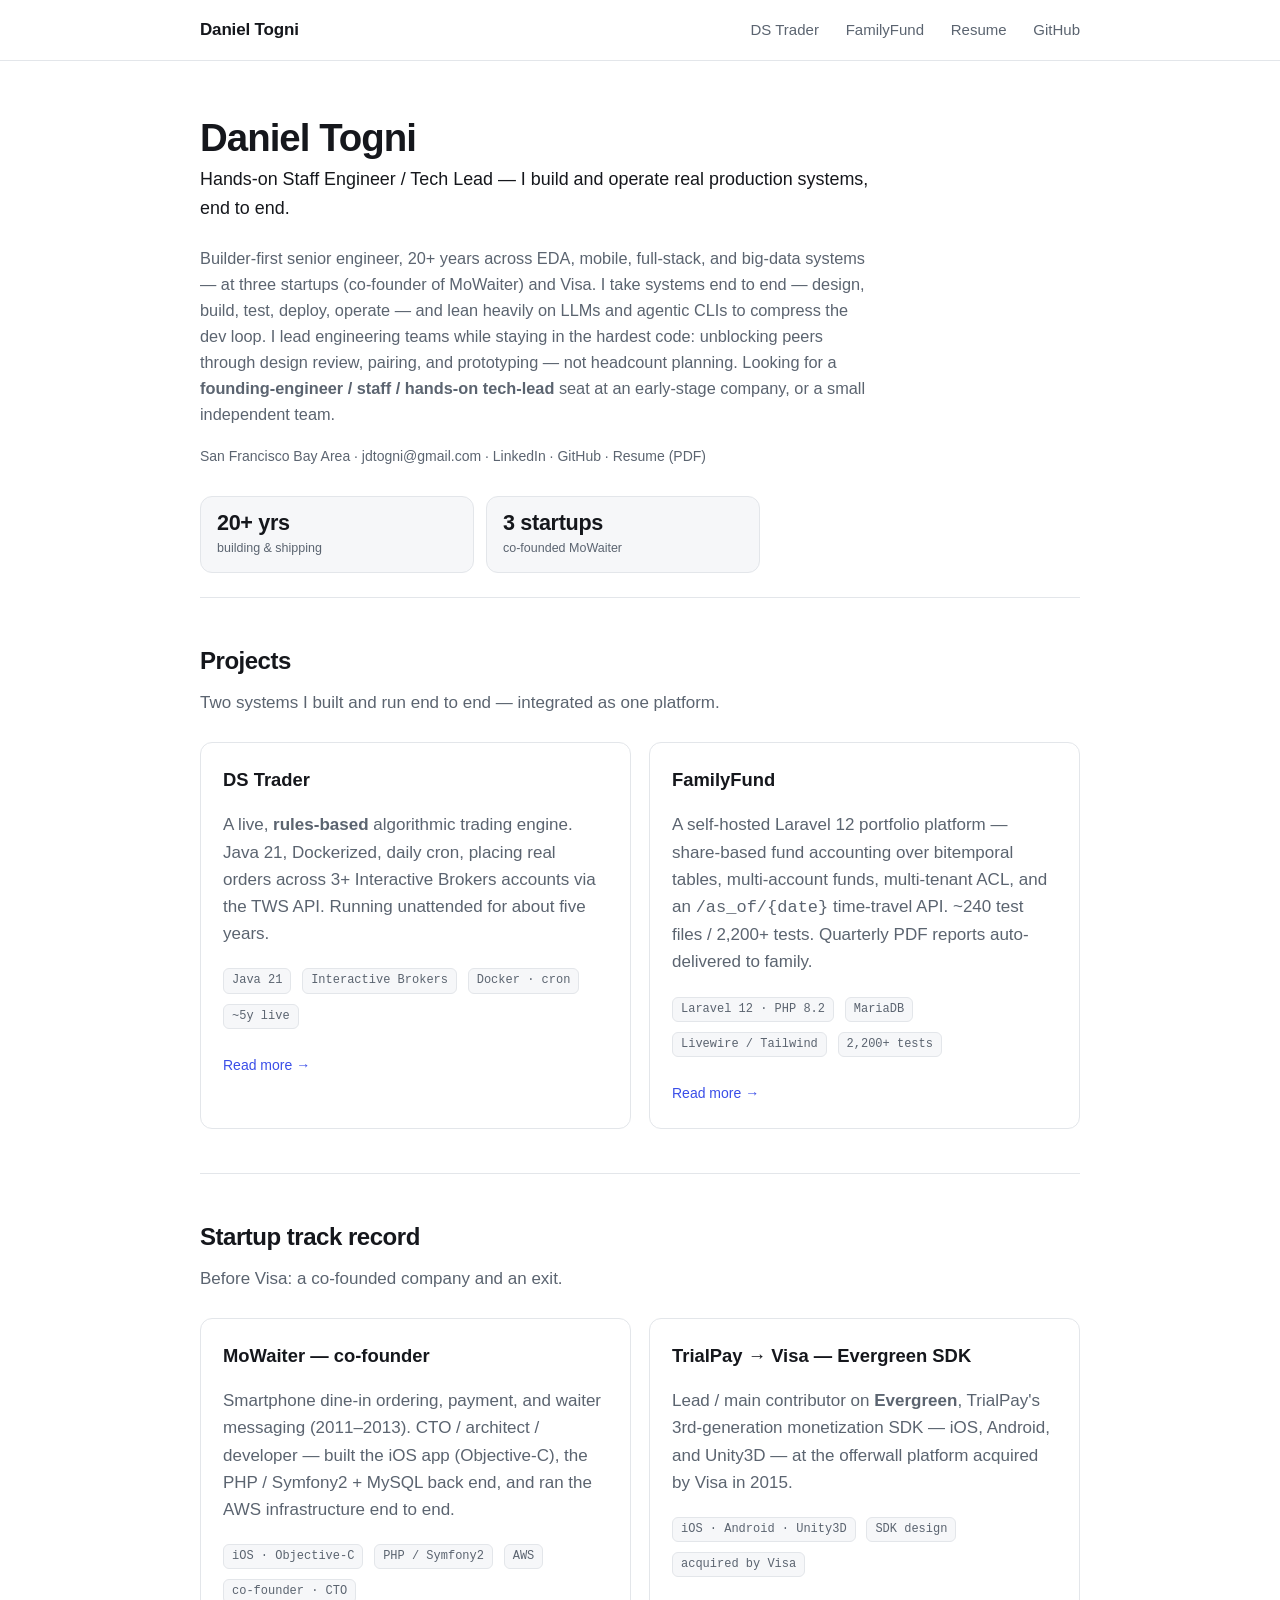
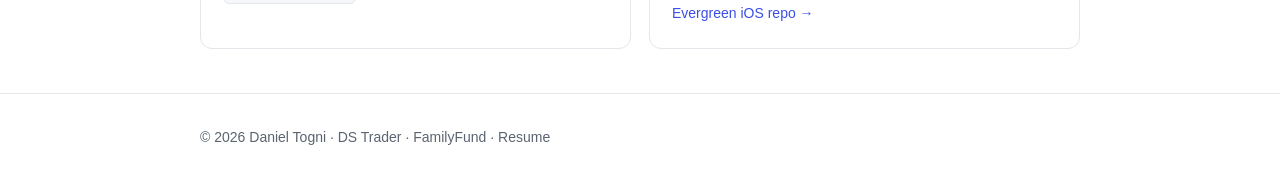
<file: index.html>
<!doctype html>
<html lang="en">
<head>
  <meta charset="utf-8">
  <meta name="viewport" content="width=device-width, initial-scale=1">
  <title>Daniel Togni — hands-on staff engineer / tech lead</title>
  <meta name="description" content="Builder-first senior engineer, 20+ years. I build and operate real production systems, end to end — DS Trader (live algorithmic trading) and FamilyFund (self-hosted portfolio platform).">
  <meta property="og:title" content="Daniel Togni — hands-on staff engineer / tech lead">
  <meta property="og:description" content="Builder-first senior engineer, 20+ years. DS Trader (live algorithmic trading) + FamilyFund (self-hosted portfolio platform). Two systems I built and run end to end.">
  <meta property="og:type" content="website">
  <link rel="stylesheet" href="style.css">
</head>
<body>
  <header class="site-head">
    <div class="wrap">
      <a class="brand" href="index.html">Daniel&nbsp;Togni</a>
      <nav class="nav">
        <a href="dstrader.html">DS&nbsp;Trader</a>
        <a href="familyfund.html">FamilyFund</a>
        <a href="resume.pdf">Resume</a>
        <a href="https://github.com/jdtogni78">GitHub</a>
      </nav>
    </div>
  </header>

  <main>
    <div class="wrap">
      <section class="identity" style="border-top:0">
        <h1>Daniel Togni</h1>
        <p class="role-line">
          Hands-on Staff Engineer / Tech Lead &mdash; I build and operate real
          production systems, end to end.
        </p>
        <p class="lede">
          Builder-first senior engineer, 20+ years across EDA, mobile, full-stack,
          and big-data systems &mdash; at three startups (co-founder of MoWaiter) and
          Visa. I take systems end to end &mdash; design, build, test, deploy,
          operate &mdash; and lean heavily on LLMs and agentic CLIs to compress the
          dev loop. I lead engineering teams while staying in the hardest code:
          unblocking peers through design review, pairing, and prototyping &mdash;
          not headcount planning. Looking for a <strong>founding-engineer / staff /
          hands-on tech-lead</strong> seat at an early-stage company, or a small
          independent team.
        </p>
        <p class="meta-line">
          San Francisco Bay Area ·
          <a href="mailto:jdtogni@gmail.com">jdtogni@gmail.com</a> ·
          <a href="https://linkedin.com/in/jdtogni">LinkedIn</a> ·
          <a href="https://github.com/jdtogni78">GitHub</a> ·
          <a href="resume.pdf">Resume (PDF)</a>
        </p>
      </section>

      <section class="kpis">
        <div class="kpi"><strong>20+ yrs</strong><span>building &amp; shipping</span></div>
        <div class="kpi"><strong>3 startups</strong><span>co-founded MoWaiter</span></div>
      </section>

      <section>
        <h2>Projects</h2>
        <p class="sub">Two systems I built and run end to end &mdash; integrated as one platform.</p>
        <div class="cards">
          <article class="card">
            <h3>DS Trader</h3>
            <p class="muted">
              A live, <strong>rules-based</strong> algorithmic trading engine.
              Java 21, Dockerized, daily cron, placing real orders across 3+
              Interactive Brokers accounts via the TWS API. Running unattended for
              about five years.
            </p>
            <div class="tags">
              <span class="tag">Java 21</span>
              <span class="tag">Interactive Brokers</span>
              <span class="tag">Docker · cron</span>
              <span class="tag">~5y live</span>
            </div>
            <div class="links">
              <a href="dstrader.html">Read more &rarr;</a>
            </div>
          </article>
          <article class="card">
            <h3>FamilyFund</h3>
            <p class="muted">
              A self-hosted Laravel 12 portfolio platform &mdash; share-based fund
              accounting over bitemporal tables, multi-account funds, multi-tenant
              ACL, and an <code>/as_of/{date}</code> time-travel API. ~240 test
              files / 2,200+ tests. Quarterly PDF reports auto-delivered to family.
            </p>
            <div class="tags">
              <span class="tag">Laravel 12 · PHP 8.2</span>
              <span class="tag">MariaDB</span>
              <span class="tag">Livewire / Tailwind</span>
              <span class="tag">2,200+ tests</span>
            </div>
            <div class="links">
              <a href="familyfund.html">Read more &rarr;</a>
            </div>
          </article>
        </div>
      </section>

      <section>
        <h2>Startup track record</h2>
        <p class="sub">Before Visa: a co-founded company and an exit.</p>
        <div class="cards">
          <article class="card">
            <h3>MoWaiter &mdash; co-founder</h3>
            <p class="muted">
              Smartphone dine-in ordering, payment, and waiter messaging
              (2011&ndash;2013). CTO / architect / developer &mdash; built the
              iOS app (Objective-C), the PHP / Symfony2 + MySQL back end, and
              ran the AWS infrastructure end to end.
            </p>
            <div class="tags">
              <span class="tag">iOS · Objective-C</span>
              <span class="tag">PHP / Symfony2</span>
              <span class="tag">AWS</span>
              <span class="tag">co-founder · CTO</span>
            </div>
          </article>
          <article class="card">
            <h3>TrialPay &rarr; Visa &mdash; Evergreen SDK</h3>
            <p class="muted">
              Lead / main contributor on <strong>Evergreen</strong>, TrialPay's
              3rd-generation monetization SDK &mdash; iOS, Android, and
              Unity3D &mdash; at the offerwall platform acquired by Visa
              in 2015.
            </p>
            <div class="tags">
              <span class="tag">iOS · Android · Unity3D</span>
              <span class="tag">SDK design</span>
              <span class="tag">acquired by Visa</span>
            </div>
            <div class="links">
              <a href="https://github.com/jdtogni78/EvergreenIOS">Evergreen iOS repo &rarr;</a>
            </div>
          </article>
        </div>
      </section>
    </div>
  </main>

  <footer class="site-foot">
    <div class="wrap">
      © <span id="yr">2026</span> Daniel Togni ·
      <a href="dstrader.html">DS Trader</a> ·
      <a href="familyfund.html">FamilyFund</a> ·
      <a href="resume.pdf">Resume</a>
    </div>
  </footer>
  <script>document.getElementById('yr').textContent = new Date().getFullYear();</script>
</body>
</html>
</file>
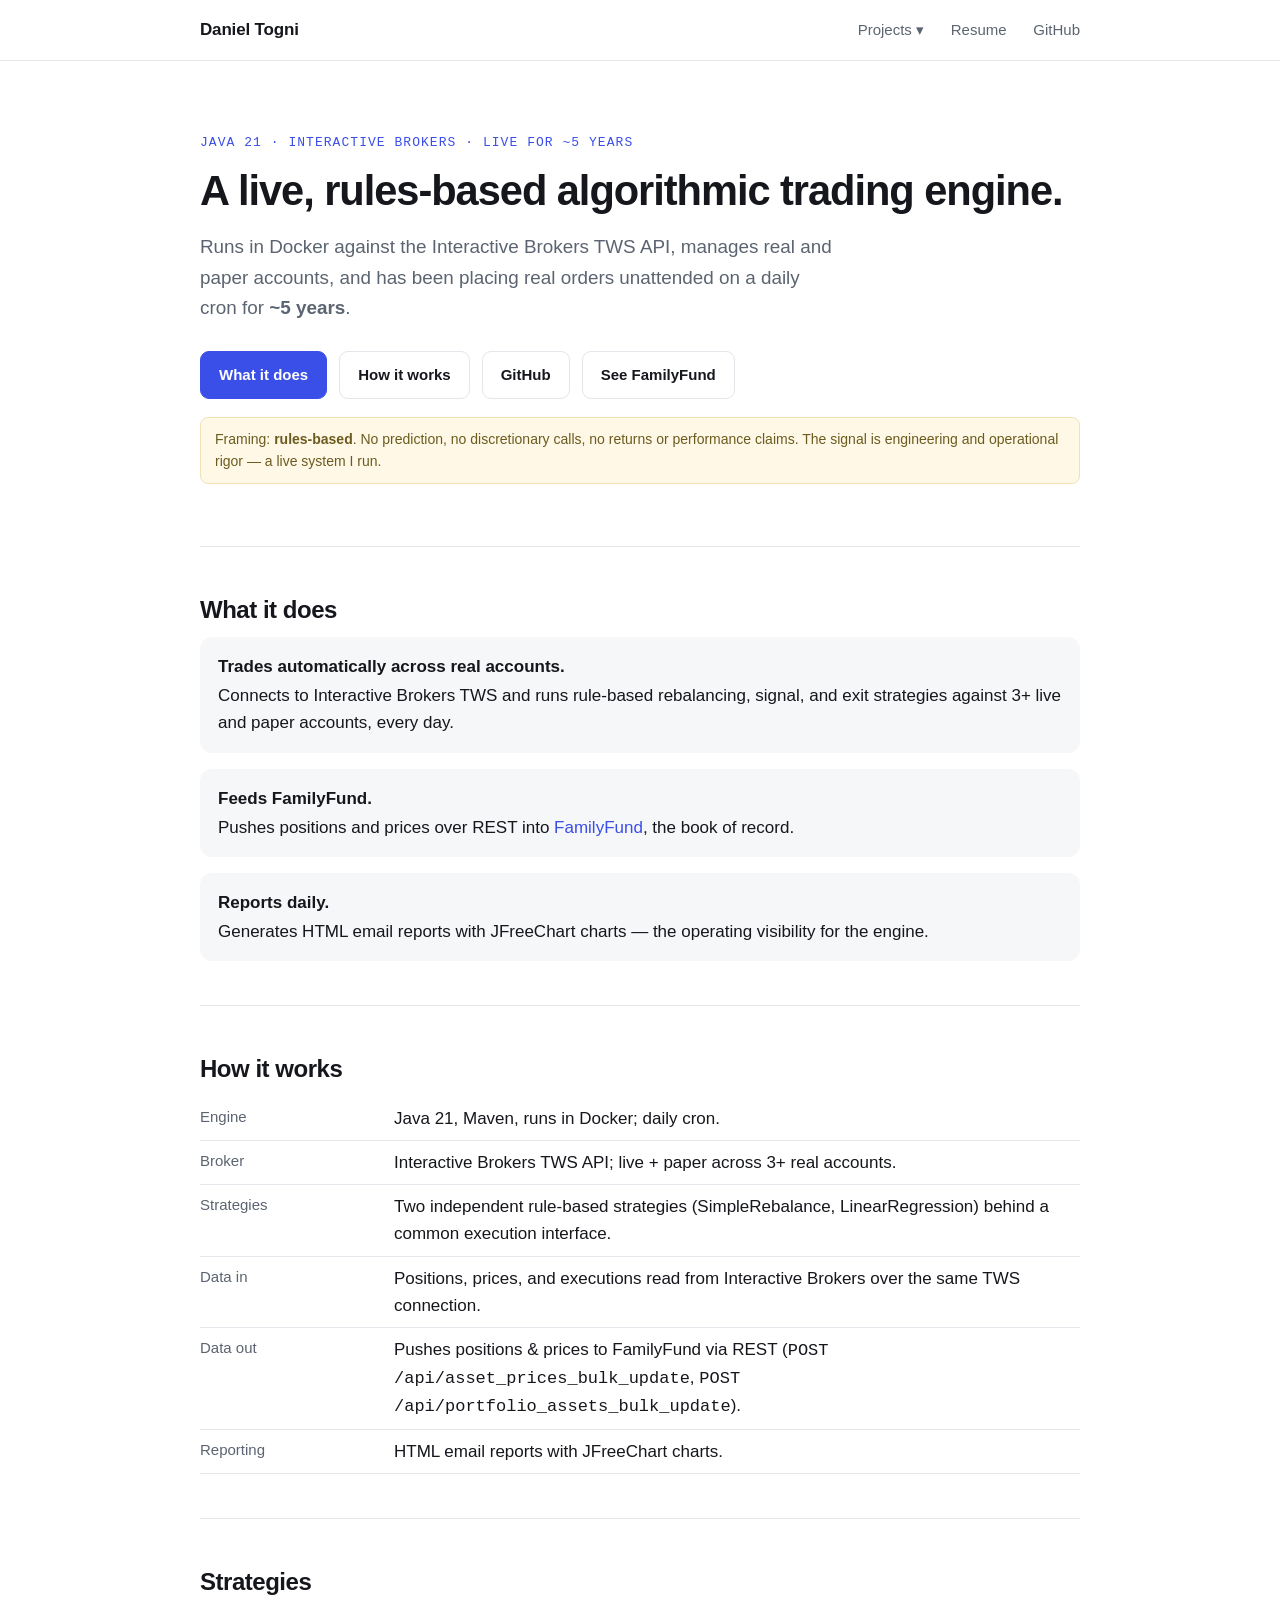
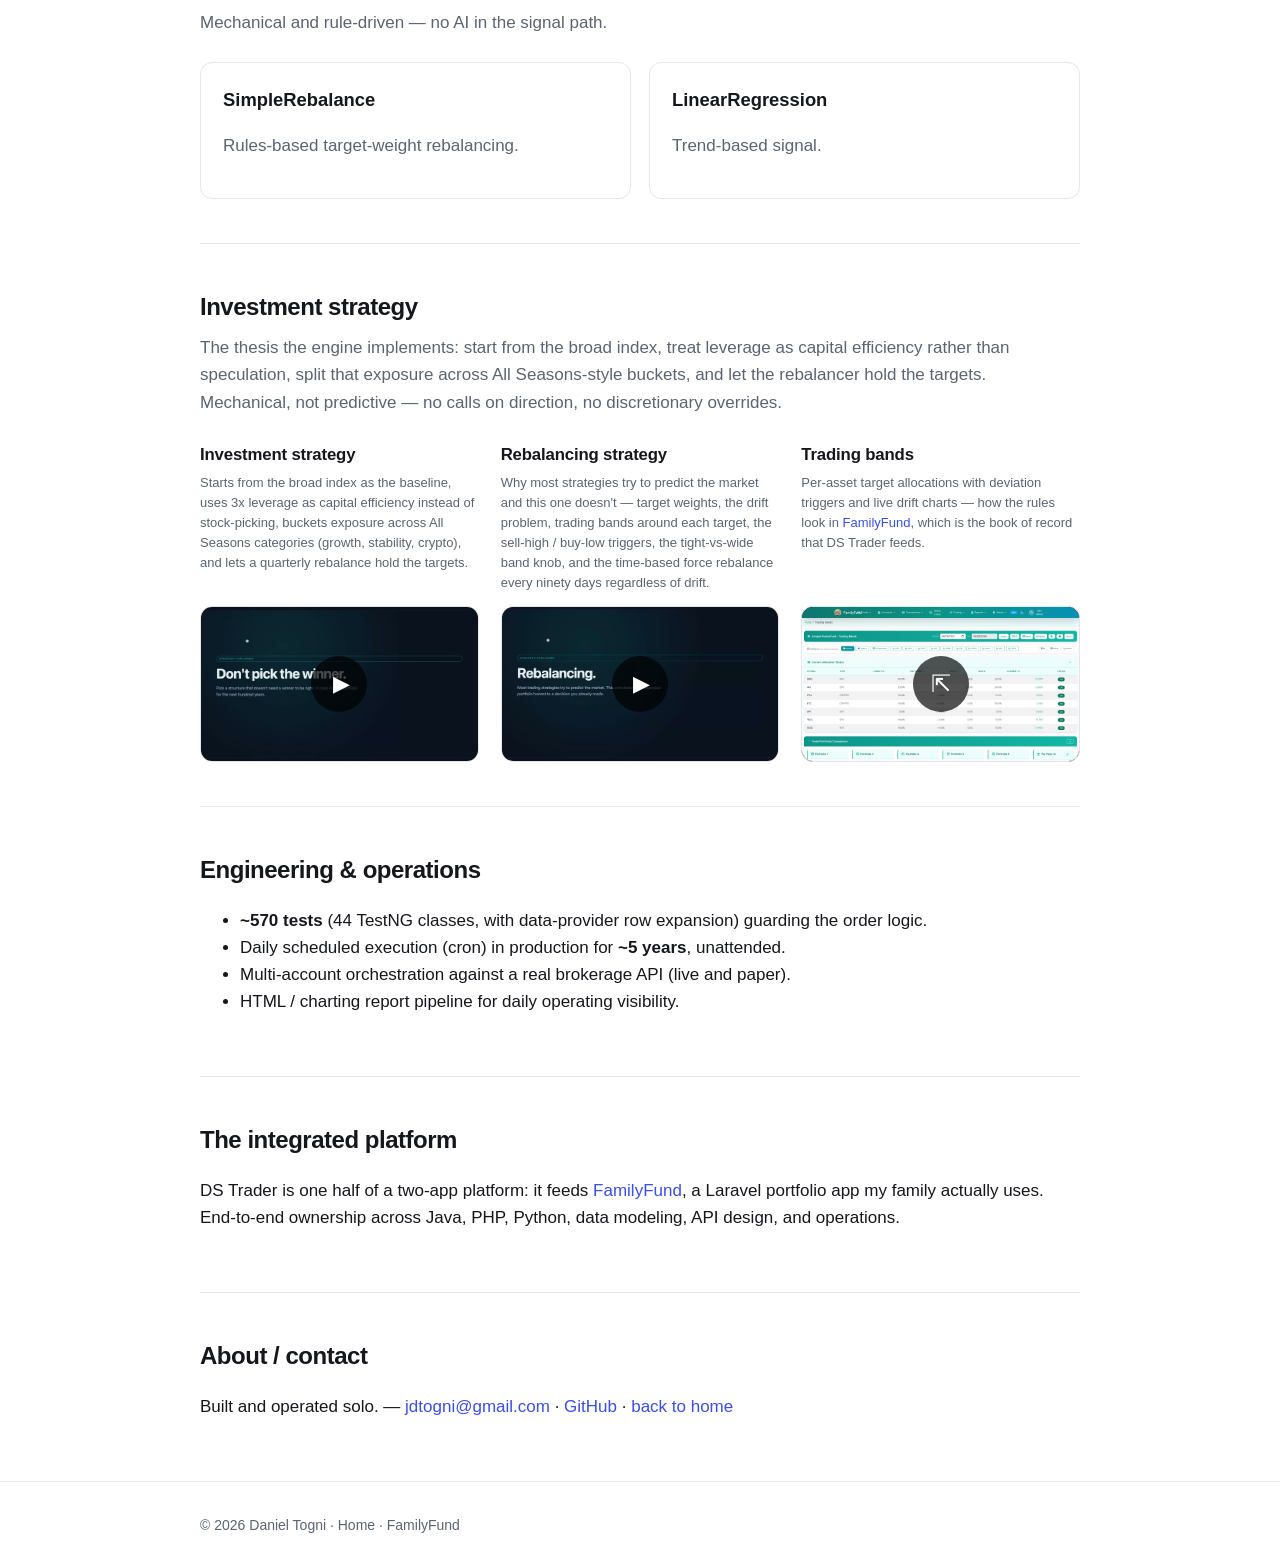
<file: dstrader.html>
<!doctype html>
<html lang="en">
<head>
  <meta charset="utf-8">
  <meta name="viewport" content="width=device-width, initial-scale=1">
  <title>DS Trader — live, rules-based algorithmic trading engine</title>
  <meta name="description" content="A rules-based algorithmic trading engine in Java that has been placing real orders for ~5 years across Interactive Brokers accounts. Dockerized, cron-driven, ~570 tests.">
  <link rel="stylesheet" href="style.css">
</head>
<body>
  <header class="site-head">
    <div class="wrap">
      <a class="brand" href="index.html">Daniel&nbsp;Togni</a>
      <nav class="nav">
        <div class="nav-drop">
          <button class="nav-drop-btn" aria-haspopup="true" aria-expanded="false">Projects &#9662;</button>
          <div class="nav-drop-menu">
            <a href="dstrader.html">DS&nbsp;Trader</a>
            <a href="familyfund.html">FamilyFund</a>
            <a href="mowaiter.html">MoWaiter</a>
            <a href="index.html#evergreen">Evergreen&nbsp;SDK</a>
          </div>
        </div>
        <a href="resume.pdf">Resume</a>
        <a href="https://github.com/jdtogni78">GitHub</a>
      </nav>
    </div>
  </header>

  <main>
    <div class="wrap">
      <section class="hero" style="border-top:0">
        <p class="kicker">Java 21 · Interactive Brokers · live for ~5 years</p>
        <h1>A live, rules-based algorithmic trading engine.</h1>
        <p class="lede">
          Runs in Docker against the Interactive Brokers TWS API, manages real
          and paper accounts, and has been placing real orders unattended on a
          daily cron for <strong>~5 years</strong>.
        </p>
        <div class="cta-row">
          <a class="btn primary" href="#what-it-does">What it does</a>
          <a class="btn" href="#how">How it works</a>
          <a class="btn" href="https://github.com/jdtogni78">GitHub</a>
          <a class="btn" href="familyfund.html">See FamilyFund</a>
        </div>
        <p class="note">
          Framing: <strong>rules-based</strong>. No prediction, no discretionary
          calls, no returns or performance claims. The signal is engineering and
          operational rigor — a live system I run.
        </p>
      </section>
    </div>

    <div class="wrap">
      <section id="what-it-does">
        <h2>What it does</h2>
        <div class="blocks">
          <div class="block">
            <strong>Trades automatically across real accounts.</strong>
            Connects to Interactive Brokers TWS and runs rule-based rebalancing,
            signal, and exit strategies against 3+ live and paper accounts,
            every day.
          </div>
          <div class="block">
            <strong>Feeds FamilyFund.</strong>
            Pushes positions and prices over REST into
            <a href="familyfund.html">FamilyFund</a>, the book of record.
          </div>
          <div class="block">
            <strong>Reports daily.</strong>
            Generates HTML email reports with JFreeChart charts — the operating
            visibility for the engine.
          </div>
        </div>
      </section>

      <section id="how">
        <h2>How it works</h2>
        <dl class="spec">
          <div><dt>Engine</dt><dd>Java 21, Maven, runs in Docker; daily cron.</dd></div>
          <div><dt>Broker</dt><dd>Interactive Brokers TWS API; live + paper across
            3+ real accounts.</dd></div>
          <div><dt>Strategies</dt><dd>Two independent rule-based strategies
            (SimpleRebalance, LinearRegression) behind a common execution
            interface.</dd></div>
          <div><dt>Data in</dt><dd>Positions, prices, and executions read from
            Interactive Brokers over the same TWS connection.</dd></div>
          <div><dt>Data out</dt><dd>Pushes positions &amp; prices to FamilyFund via
            REST (<code>POST /api/asset_prices_bulk_update</code>,
            <code>POST /api/portfolio_assets_bulk_update</code>).</dd></div>
          <div><dt>Reporting</dt><dd>HTML email reports with JFreeChart charts.</dd></div>
        </dl>
      </section>

      <section>
        <h2>Strategies</h2>
        <p class="sub">Mechanical and rule-driven — no AI in the signal path.</p>
        <div class="cards">
          <article class="card"><h3>SimpleRebalance</h3>
            <p class="muted">Rules-based target-weight rebalancing.</p></article>
          <article class="card"><h3>LinearRegression</h3>
            <p class="muted">Trend-based signal.</p></article>
        </div>
      </section>

      <section>
        <h2>Investment strategy</h2>
        <p class="sub">
          The thesis the engine implements: start from the broad index, treat
          leverage as capital efficiency rather than speculation, split that
          exposure across All Seasons-style buckets, and let the rebalancer hold
          the targets. Mechanical, not predictive &mdash; no calls on direction,
          no discretionary overrides.
        </p>
        <div class="video-grid">
          <article class="video-card">
            <h3 class="video-title">Investment strategy</h3>
            <p class="video-desc">Starts from the broad index as the baseline,
              uses 3x leverage as capital efficiency instead of stock-picking,
              buckets exposure across All Seasons categories (growth, stability,
              crypto), and lets a quarterly rebalance hold the targets.</p>
            <button class="video-play"
              data-src="assets/dstrader-demos/investment-strategy.mp4"
              data-title="Investment strategy"
              aria-label="Play Investment strategy video">
              <img src="assets/dstrader-demos/posters/investment-strategy.jpg"
                alt="" loading="lazy">
              <span class="play-overlay" aria-hidden="true">&#9654;</span>
            </button>
          </article>
          <article class="video-card">
            <h3 class="video-title">Rebalancing strategy</h3>
            <p class="video-desc">Why most strategies try to predict the market
              and this one doesn't &mdash; target weights, the drift problem,
              trading bands around each target, the sell-high / buy-low triggers,
              the tight-vs-wide band knob, and the time-based force rebalance
              every ninety days regardless of drift.</p>
            <button class="video-play"
              data-src="assets/dstrader-demos/rebalancing-strategy.mp4"
              data-title="Rebalancing strategy"
              aria-label="Play Rebalancing strategy video">
              <img src="assets/dstrader-demos/posters/rebalancing-strategy.jpg"
                alt="" loading="lazy">
              <span class="play-overlay" aria-hidden="true">&#9654;</span>
            </button>
          </article>
          <article class="video-card">
            <h3 class="video-title">Trading bands</h3>
            <p class="video-desc">Per-asset target allocations with deviation
              triggers and live drift charts &mdash; how the rules look in
              <a href="familyfund.html">FamilyFund</a>, which is the book of
              record that DS&nbsp;Trader feeds.</p>
            <a class="shot-thumb"
              href="assets/familyfund-shots/trade-bands.png"
              aria-label="Expand Trading bands screenshot">
              <img loading="lazy"
                src="assets/familyfund-shots/trade-bands.png"
                alt="FamilyFund trading-bands view: per-asset target allocations, deviation triggers, target/actual variance, portfolio variants over time, and drift charts.">
              <span class="zoom-overlay" aria-hidden="true">&#8689;</span>
            </a>
          </article>
        </div>
      </section>

      <section>
        <h2>Engineering &amp; operations</h2>
        <ul>
          <li><strong>~570 tests</strong> (44 TestNG classes, with data-provider
            row expansion) guarding the order logic.</li>
          <li>Daily scheduled execution (cron) in production for <strong>~5
            years</strong>, unattended.</li>
          <li>Multi-account orchestration against a real brokerage API (live and
            paper).</li>
          <li>HTML / charting report pipeline for daily operating visibility.</li>
        </ul>
      </section>

      <section>
        <h2>The integrated platform</h2>
        <p>
          DS Trader is one half of a two-app platform: it feeds
          <a href="familyfund.html">FamilyFund</a>, a Laravel portfolio app my
          family actually uses. End-to-end ownership across Java, PHP, Python,
          data modeling, API design, and operations.
        </p>
      </section>

      <section id="contact">
        <h2>About / contact</h2>
        <p>Built and operated solo. —
          <a href="mailto:jdtogni@gmail.com">jdtogni@gmail.com</a> ·
          <a href="https://github.com/jdtogni78">GitHub</a> ·
          <a href="index.html">back to home</a>
        </p>
      </section>
    </div>
  </main>

  <footer class="site-foot">
    <div class="wrap">
      © <span id="yr">2026</span> Daniel Togni ·
      <a href="index.html">Home</a> ·
      <a href="familyfund.html">FamilyFund</a>
    </div>
  </footer>
  <script>document.getElementById('yr').textContent = new Date().getFullYear();</script>
  <script src="assets/lightbox.js"></script>
</body>
</html>
</file>
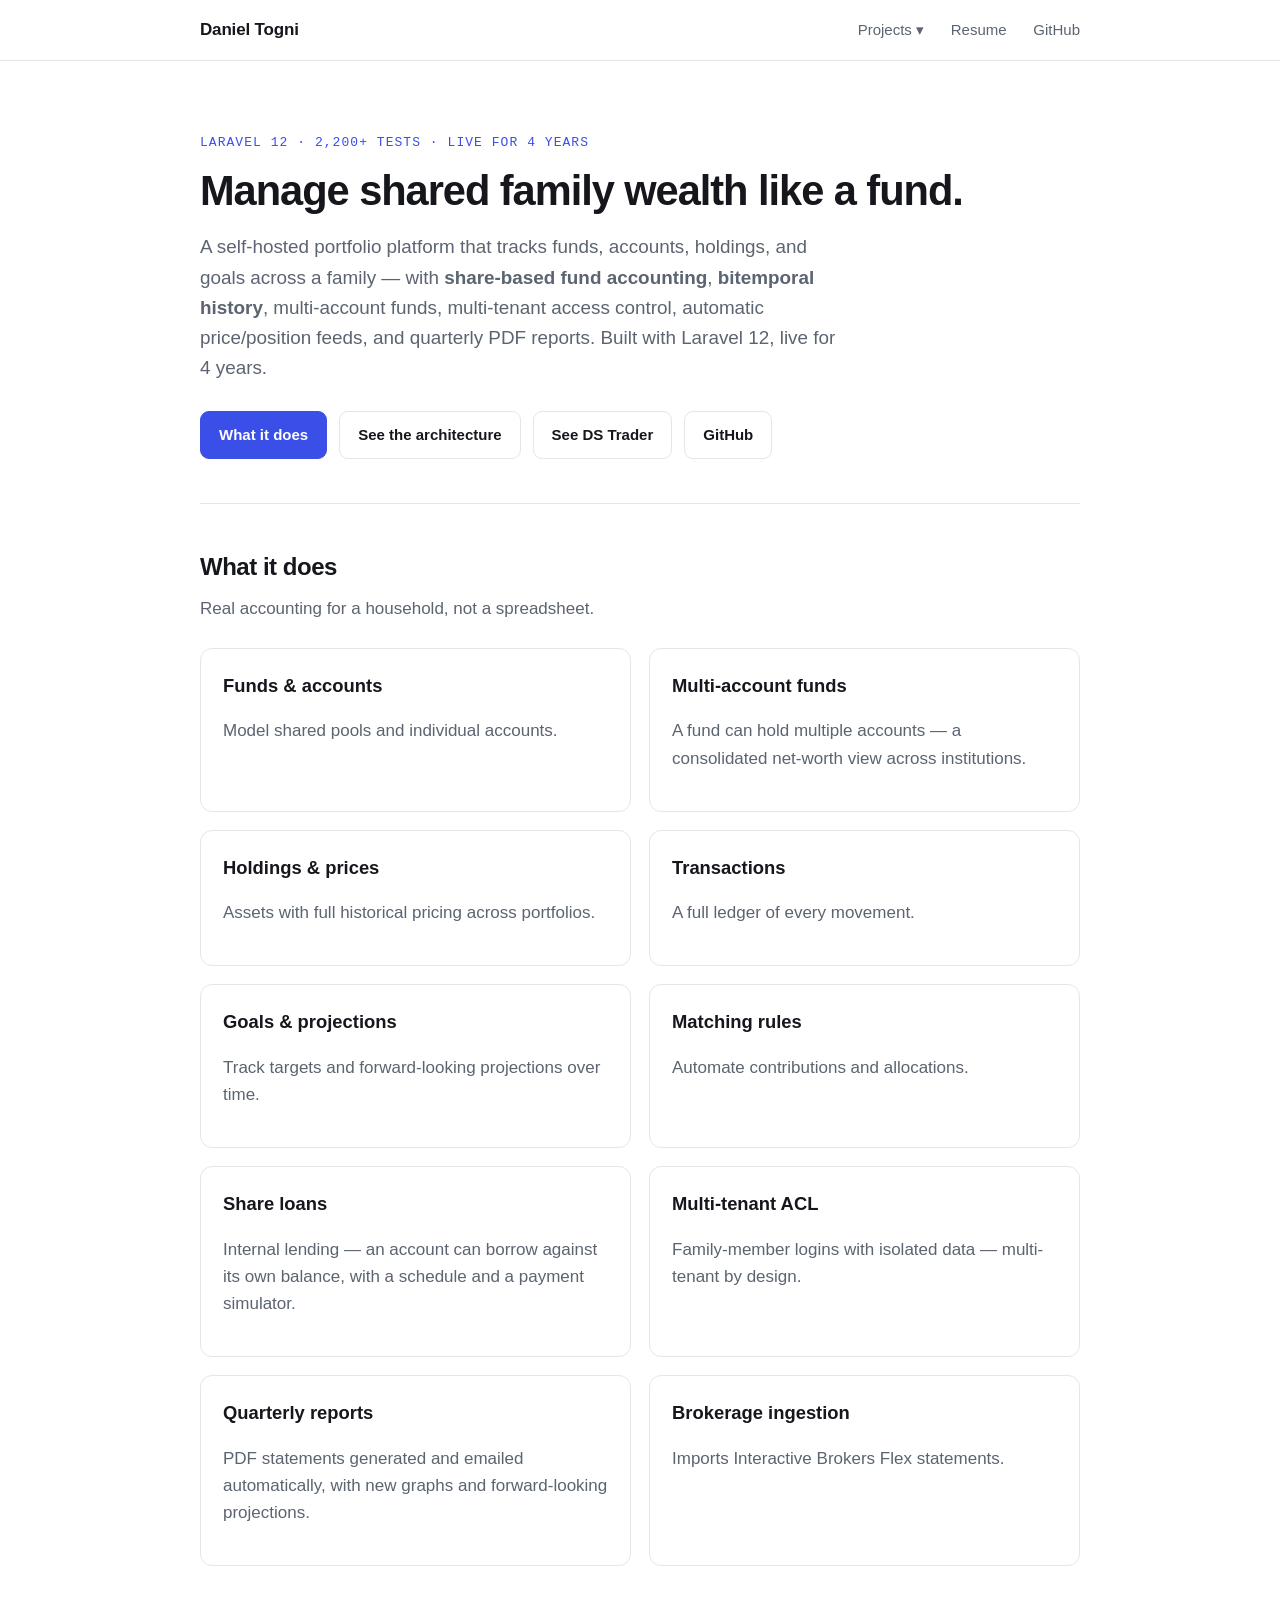
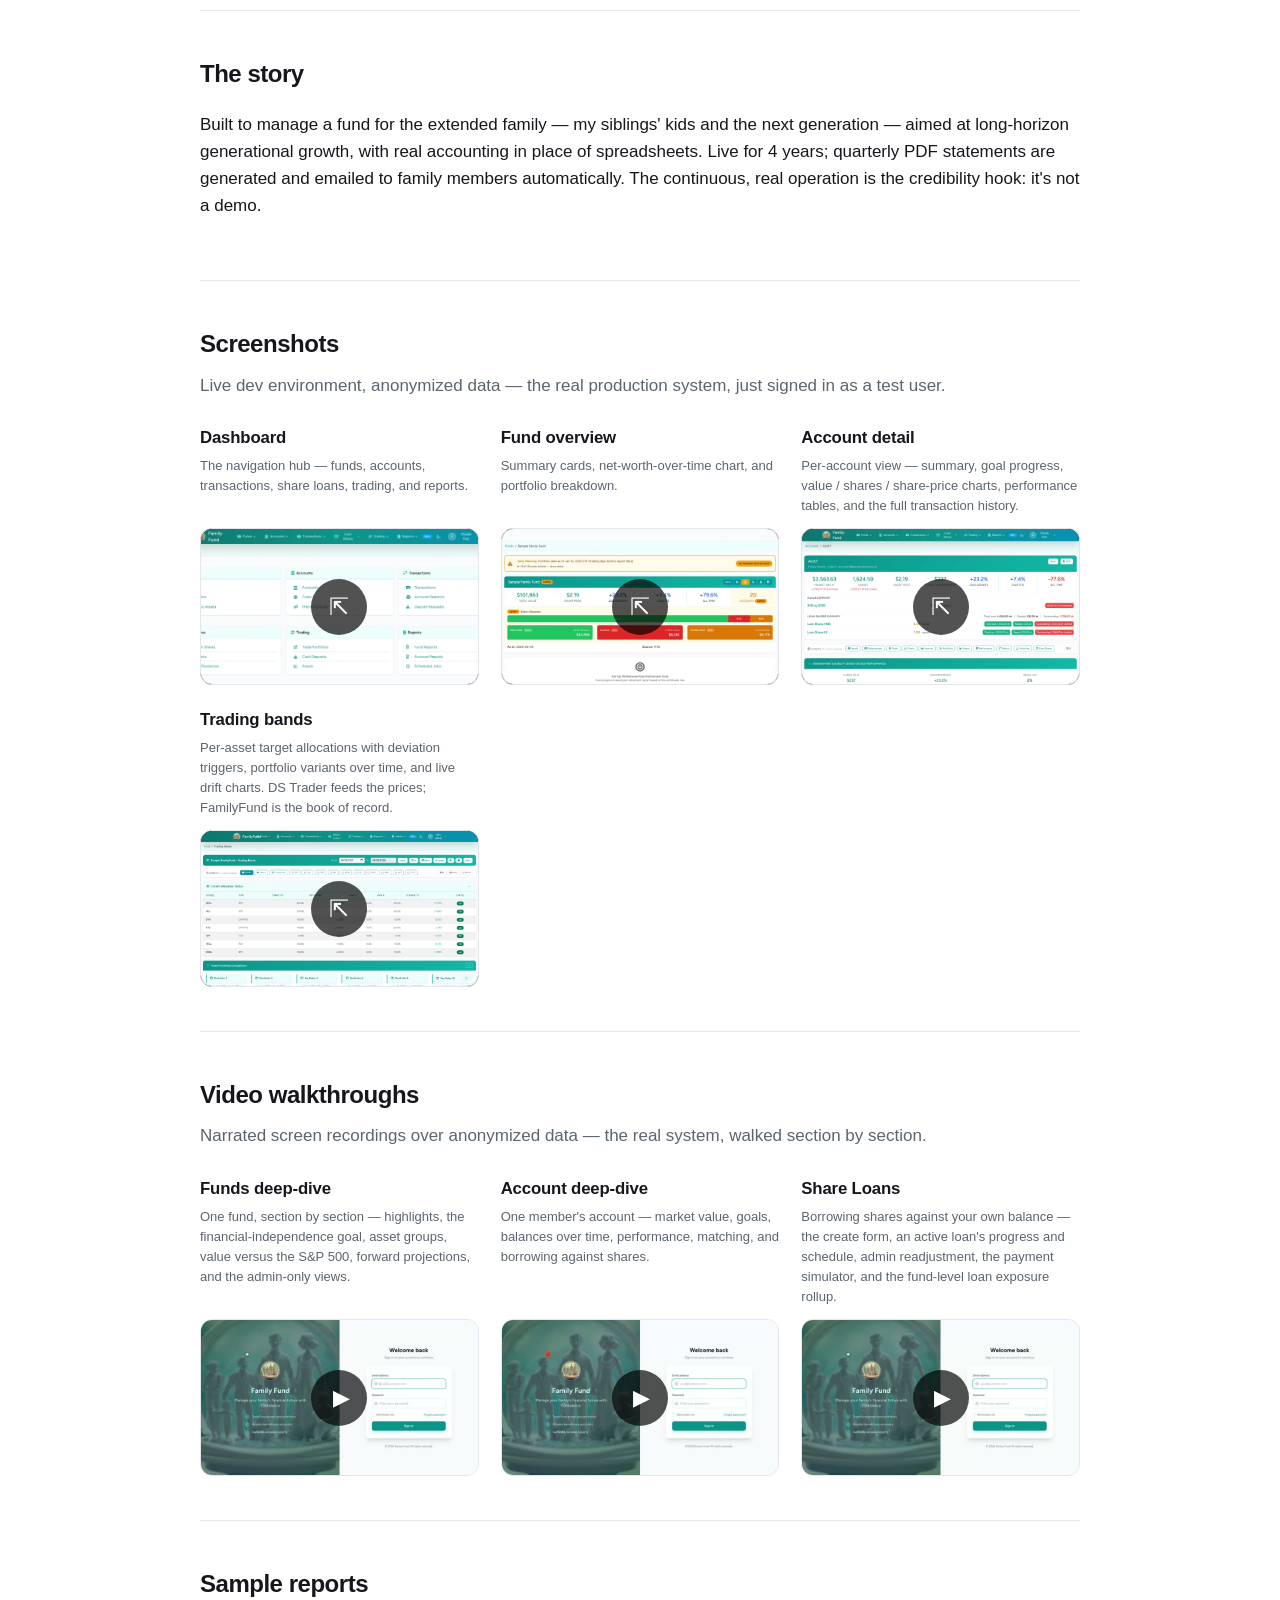
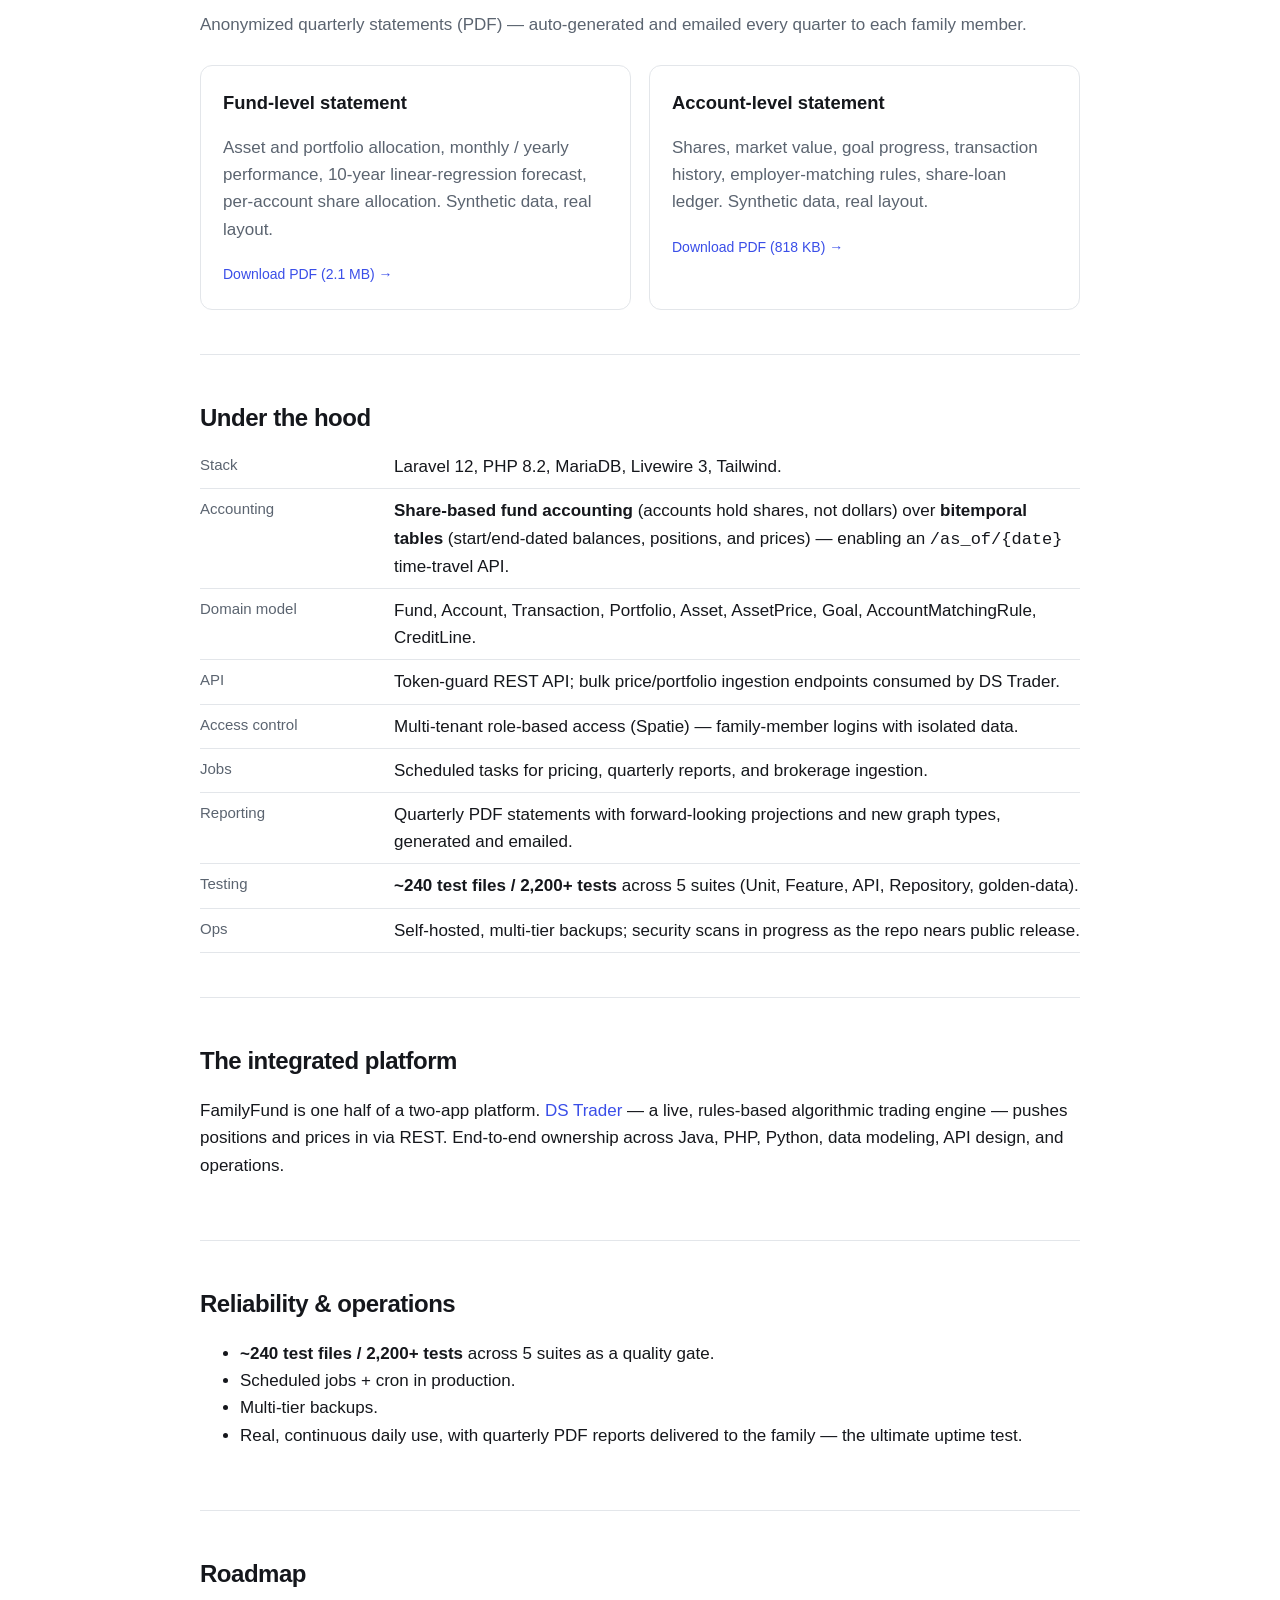
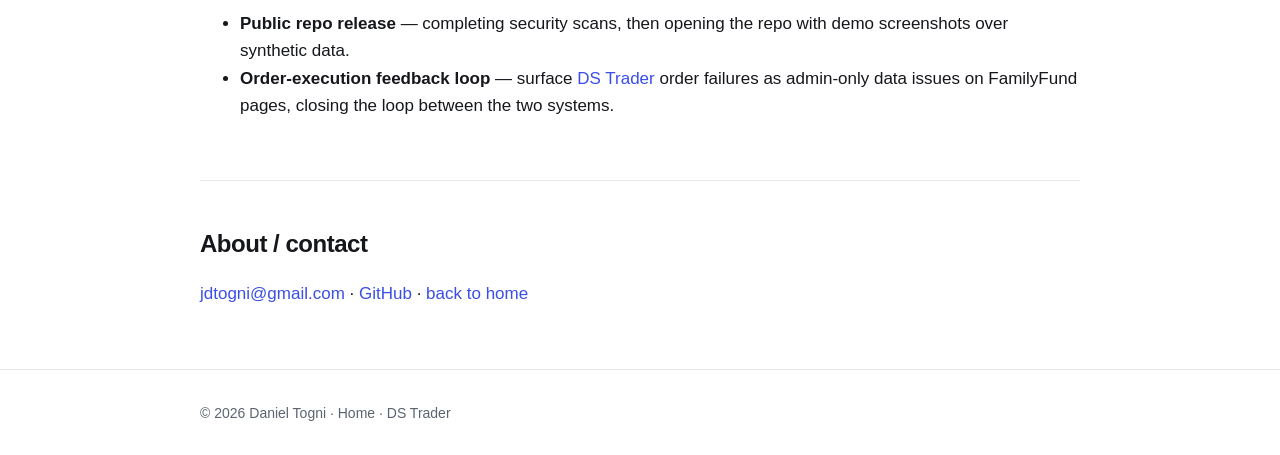
<file: familyfund.html>
<!doctype html>
<html lang="en">
<head>
  <meta charset="utf-8">
  <meta name="viewport" content="width=device-width, initial-scale=1">
  <title>FamilyFund — manage shared family wealth like a fund</title>
  <meta name="description" content="A self-hosted Laravel 12 portfolio platform — share-based bitemporal accounting, multi-account funds, multi-tenant ACL, ~240 test files / 2,200+ tests; live for 4 years.">
  <link rel="stylesheet" href="style.css">
</head>
<body>
  <header class="site-head">
    <div class="wrap">
      <a class="brand" href="index.html">Daniel&nbsp;Togni</a>
      <nav class="nav">
        <div class="nav-drop">
          <button class="nav-drop-btn" aria-haspopup="true" aria-expanded="false">Projects &#9662;</button>
          <div class="nav-drop-menu">
            <a href="dstrader.html">DS&nbsp;Trader</a>
            <a href="familyfund.html">FamilyFund</a>
            <a href="mowaiter.html">MoWaiter</a>
            <a href="index.html#evergreen">Evergreen&nbsp;SDK</a>
          </div>
        </div>
        <a href="resume.pdf">Resume</a>
        <a href="https://github.com/jdtogni78">GitHub</a>
      </nav>
    </div>
  </header>

  <main>
    <div class="wrap">
      <section class="hero" style="border-top:0">
        <p class="kicker">Laravel 12 · 2,200+ tests · live for 4 years</p>
        <h1>Manage shared family wealth like a fund.</h1>
        <p class="lede">
          A self-hosted portfolio platform that tracks funds, accounts, holdings,
          and goals across a family — with <strong>share-based fund accounting</strong>,
          <strong>bitemporal history</strong>, multi-account funds, multi-tenant
          access control, automatic price/position feeds, and quarterly PDF
          reports. Built with Laravel 12, live for 4 years.
        </p>
        <div class="cta-row">
          <a class="btn primary" href="#what-it-does">What it does</a>
          <a class="btn" href="#under-the-hood">See the architecture</a>
          <a class="btn" href="dstrader.html">See DS Trader</a>
          <a class="btn" href="https://github.com/jdtogni78">GitHub</a>
        </div>
      </section>
    </div>

    <div class="wrap">
      <section id="what-it-does">
        <h2>What it does</h2>
        <p class="sub">Real accounting for a household, not a spreadsheet.</p>
        <div class="cards">
          <article class="card"><h3>Funds &amp; accounts</h3>
            <p class="muted">Model shared pools and individual accounts.</p></article>
          <article class="card"><h3>Multi-account funds</h3>
            <p class="muted">A fund can hold multiple accounts — a consolidated
              net-worth view across institutions.</p></article>
          <article class="card"><h3>Holdings &amp; prices</h3>
            <p class="muted">Assets with full historical pricing across portfolios.</p></article>
          <article class="card"><h3>Transactions</h3>
            <p class="muted">A full ledger of every movement.</p></article>
          <article class="card"><h3>Goals &amp; projections</h3>
            <p class="muted">Track targets and forward-looking projections over
              time.</p></article>
          <article class="card"><h3>Matching rules</h3>
            <p class="muted">Automate contributions and allocations.</p></article>
          <article class="card"><h3>Share loans</h3>
            <p class="muted">Internal lending — an account can borrow against its
              own balance, with a schedule and a payment simulator.</p></article>
          <article class="card"><h3>Multi-tenant ACL</h3>
            <p class="muted">Family-member logins with isolated data &mdash;
              multi-tenant by design.</p></article>
          <article class="card"><h3>Quarterly reports</h3>
            <p class="muted">PDF statements generated and emailed automatically,
              with new graphs and forward-looking projections.</p></article>
          <article class="card"><h3>Brokerage ingestion</h3>
            <p class="muted">Imports Interactive Brokers Flex statements.</p></article>
        </div>
      </section>

      <section>
        <h2>The story</h2>
        <p>
          Built to manage a fund for the extended family — my siblings' kids and
          the next generation — aimed at long-horizon generational growth, with
          real accounting in place of spreadsheets. Live for 4 years; quarterly
          PDF statements are generated and emailed to family members
          automatically. The continuous, real operation is the credibility hook:
          it's not a demo.
        </p>
      </section>

      <section>
        <h2>Screenshots</h2>
        <p class="sub">Live dev environment, anonymized data &mdash; the real production
          system, just signed in as a test user.</p>
        <div class="video-grid">
          <article class="video-card">
            <h3 class="video-title">Dashboard</h3>
            <p class="video-desc">The navigation hub &mdash; funds, accounts,
              transactions, share loans, trading, and reports.</p>
            <a class="shot-thumb"
              href="assets/familyfund-shots/01-dashboard.webp"
              aria-label="Expand Dashboard screenshot">
              <img loading="lazy"
                src="assets/familyfund-shots/01-dashboard.webp"
                alt="FamilyFund dashboard — top-level navigation cards for funds, accounts, transactions, share loans, trading, and reports.">
              <span class="zoom-overlay" aria-hidden="true">&#8689;</span>
            </a>
          </article>
          <article class="video-card">
            <h3 class="video-title">Fund overview</h3>
            <p class="video-desc">Summary cards, net-worth-over-time chart, and
              portfolio breakdown.</p>
            <a class="shot-thumb"
              href="assets/familyfund-shots/02-fund-overview.webp"
              aria-label="Expand Fund overview screenshot">
              <img loading="lazy"
                src="assets/familyfund-shots/02-fund-overview.webp"
                alt="Fund overview page showing net worth $101,863, one-year change +$33,616 (+49.3%), a net-worth-over-time line chart, and a portfolio breakdown.">
              <span class="zoom-overlay" aria-hidden="true">&#8689;</span>
            </a>
          </article>
          <article class="video-card">
            <h3 class="video-title">Account detail</h3>
            <p class="video-desc">Per-account view &mdash; summary, goal progress,
              value / shares / share-price charts, performance tables, and the
              full transaction history.</p>
            <a class="shot-thumb"
              href="assets/familyfund-shots/05-account-detail.webp"
              aria-label="Expand Account detail screenshot">
              <img loading="lazy"
                src="assets/familyfund-shots/05-account-detail.webp"
                alt="Account detail page with summary metrics, goal progress, value-over-time and shares-over-time charts, share-price step chart, performance tables, transaction history, and matching rules.">
              <span class="zoom-overlay" aria-hidden="true">&#8689;</span>
            </a>
          </article>
          <article class="video-card">
            <h3 class="video-title">Trading bands</h3>
            <p class="video-desc">Per-asset target allocations with deviation
              triggers, portfolio variants over time, and live drift charts.
              DS&nbsp;Trader feeds the prices; FamilyFund is the book of record.</p>
            <a class="shot-thumb"
              href="assets/familyfund-shots/trade-bands.png"
              aria-label="Expand Trading bands screenshot">
              <img loading="lazy"
                src="assets/familyfund-shots/trade-bands.png"
                alt="FamilyFund trading-bands view: per-asset target allocations (SPY, IAU, BTC, etc.), deviation triggers, target/actual variance, portfolio variants over time, and drift charts.">
              <span class="zoom-overlay" aria-hidden="true">&#8689;</span>
            </a>
          </article>
        </div>
      </section>

      <section>
        <h2>Video walkthroughs</h2>
        <p class="sub">Narrated screen recordings over anonymized data &mdash; the real
          system, walked section by section.</p>
        <div class="video-grid">
          <article class="video-card">
            <h3 class="video-title">Funds deep-dive</h3>
            <p class="video-desc">One fund, section by section &mdash; highlights,
              the financial-independence goal, asset groups, value versus the
              S&amp;P&nbsp;500, forward projections, and the admin-only views.</p>
            <button class="video-play"
              data-src="assets/familyfund-demos/funds-deep-dive.mp4"
              data-title="Funds deep-dive"
              aria-label="Play Funds deep-dive video">
              <img src="assets/familyfund-demos/posters/funds-deep-dive.jpg"
                alt="" loading="lazy">
              <span class="play-overlay" aria-hidden="true">&#9654;</span>
            </button>
          </article>
          <article class="video-card">
            <h3 class="video-title">Account deep-dive</h3>
            <p class="video-desc">One member's account &mdash; market value, goals,
              balances over time, performance, matching, and borrowing against
              shares.</p>
            <button class="video-play"
              data-src="assets/familyfund-demos/account-deep-dive.mp4"
              data-title="Account deep-dive"
              aria-label="Play Account deep-dive video">
              <img src="assets/familyfund-demos/posters/account-deep-dive.jpg"
                alt="" loading="lazy">
              <span class="play-overlay" aria-hidden="true">&#9654;</span>
            </button>
          </article>
          <article class="video-card">
            <h3 class="video-title">Share Loans</h3>
            <p class="video-desc">Borrowing shares against your own balance &mdash;
              the create form, an active loan's progress and schedule, admin
              readjustment, the payment simulator, and the fund-level loan
              exposure rollup.</p>
            <button class="video-play"
              data-src="assets/familyfund-demos/share-loans.mp4"
              data-title="Share Loans"
              aria-label="Play Share Loans video">
              <img src="assets/familyfund-demos/posters/share-loans.jpg"
                alt="" loading="lazy">
              <span class="play-overlay" aria-hidden="true">&#9654;</span>
            </button>
          </article>
        </div>
      </section>

      <section>
        <h2>Sample reports</h2>
        <p class="sub">Anonymized quarterly statements (PDF) &mdash;
          auto-generated and emailed every quarter to each family member.</p>
        <div class="cards">
          <article class="card">
            <h3>Fund-level statement</h3>
            <p class="muted">Asset and portfolio allocation, monthly /
              yearly performance, 10-year linear-regression forecast, per-account
              share allocation. Synthetic data, real layout.</p>
            <div class="links">
              <a href="assets/familyfund-reports/fund-quarterly-sample.pdf">Download
                PDF (2.1&nbsp;MB) &rarr;</a>
            </div>
          </article>
          <article class="card">
            <h3>Account-level statement</h3>
            <p class="muted">Shares, market value, goal progress, transaction
              history, employer-matching rules, share-loan ledger. Synthetic
              data, real layout.</p>
            <div class="links">
              <a href="assets/familyfund-reports/account-quarterly-sample.pdf">Download
                PDF (818&nbsp;KB) &rarr;</a>
            </div>
          </article>
        </div>
      </section>

      <section id="under-the-hood">
        <h2>Under the hood</h2>
        <dl class="spec">
          <div><dt>Stack</dt><dd>Laravel 12, PHP 8.2, MariaDB, Livewire 3,
            Tailwind.</dd></div>
          <div><dt>Accounting</dt><dd><strong>Share-based fund accounting</strong>
            (accounts hold shares, not dollars) over <strong>bitemporal tables</strong>
            (start/end-dated balances, positions, and prices) — enabling an
            <code>/as_of/{date}</code> time-travel API.</dd></div>
          <div><dt>Domain model</dt><dd>Fund, Account, Transaction, Portfolio,
            Asset, AssetPrice, Goal, AccountMatchingRule, CreditLine.</dd></div>
          <div><dt>API</dt><dd>Token-guard REST API; bulk price/portfolio
            ingestion endpoints consumed by DS Trader.</dd></div>
          <div><dt>Access control</dt><dd>Multi-tenant role-based access (Spatie)
            — family-member logins with isolated data.</dd></div>
          <div><dt>Jobs</dt><dd>Scheduled tasks for pricing, quarterly reports,
            and brokerage ingestion.</dd></div>
          <div><dt>Reporting</dt><dd>Quarterly PDF statements with forward-looking
            projections and new graph types, generated and emailed.</dd></div>
          <div><dt>Testing</dt><dd><strong>~240 test files / 2,200+ tests</strong>
            across 5 suites (Unit, Feature, API, Repository, golden-data).</dd></div>
          <div><dt>Ops</dt><dd>Self-hosted, multi-tier backups; security scans
            in progress as the repo nears public release.</dd></div>
        </dl>
      </section>

      <section>
        <h2>The integrated platform</h2>
        <p>
          FamilyFund is one half of a two-app platform.
          <a href="dstrader.html">DS Trader</a> — a live, rules-based algorithmic
          trading engine — pushes positions and prices in via REST. End-to-end
          ownership across Java, PHP, Python, data modeling, API design, and
          operations.
        </p>
      </section>

      <section>
        <h2>Reliability &amp; operations</h2>
        <ul>
          <li><strong>~240 test files / 2,200+ tests</strong> across 5 suites as
            a quality gate.</li>
          <li>Scheduled jobs + cron in production.</li>
          <li>Multi-tier backups.</li>
          <li>Real, continuous daily use, with quarterly PDF reports delivered
            to the family &mdash; the ultimate uptime test.</li>
        </ul>
      </section>

      <section>
        <h2>Roadmap</h2>
        <ul>
          <li><strong>Public repo release</strong> — completing security scans,
            then opening the repo with demo screenshots over synthetic data.</li>
          <li><strong>Order-execution feedback loop</strong> — surface
            <a href="dstrader.html">DS&nbsp;Trader</a> order failures as
            admin-only data issues on FamilyFund pages, closing the loop
            between the two systems.</li>
        </ul>
      </section>

      <section id="contact">
        <h2>About / contact</h2>
        <p>
          <a href="mailto:jdtogni@gmail.com">jdtogni@gmail.com</a> ·
          <a href="https://github.com/jdtogni78">GitHub</a> ·
          <a href="index.html">back to home</a>
        </p>
      </section>
    </div>
  </main>

  <footer class="site-foot">
    <div class="wrap">
      © <span id="yr">2026</span> Daniel Togni ·
      <a href="index.html">Home</a> ·
      <a href="dstrader.html">DS Trader</a>
    </div>
  </footer>
  <script>document.getElementById('yr').textContent = new Date().getFullYear();</script>
  <script src="assets/lightbox.js"></script>
</body>
</html>
</file>
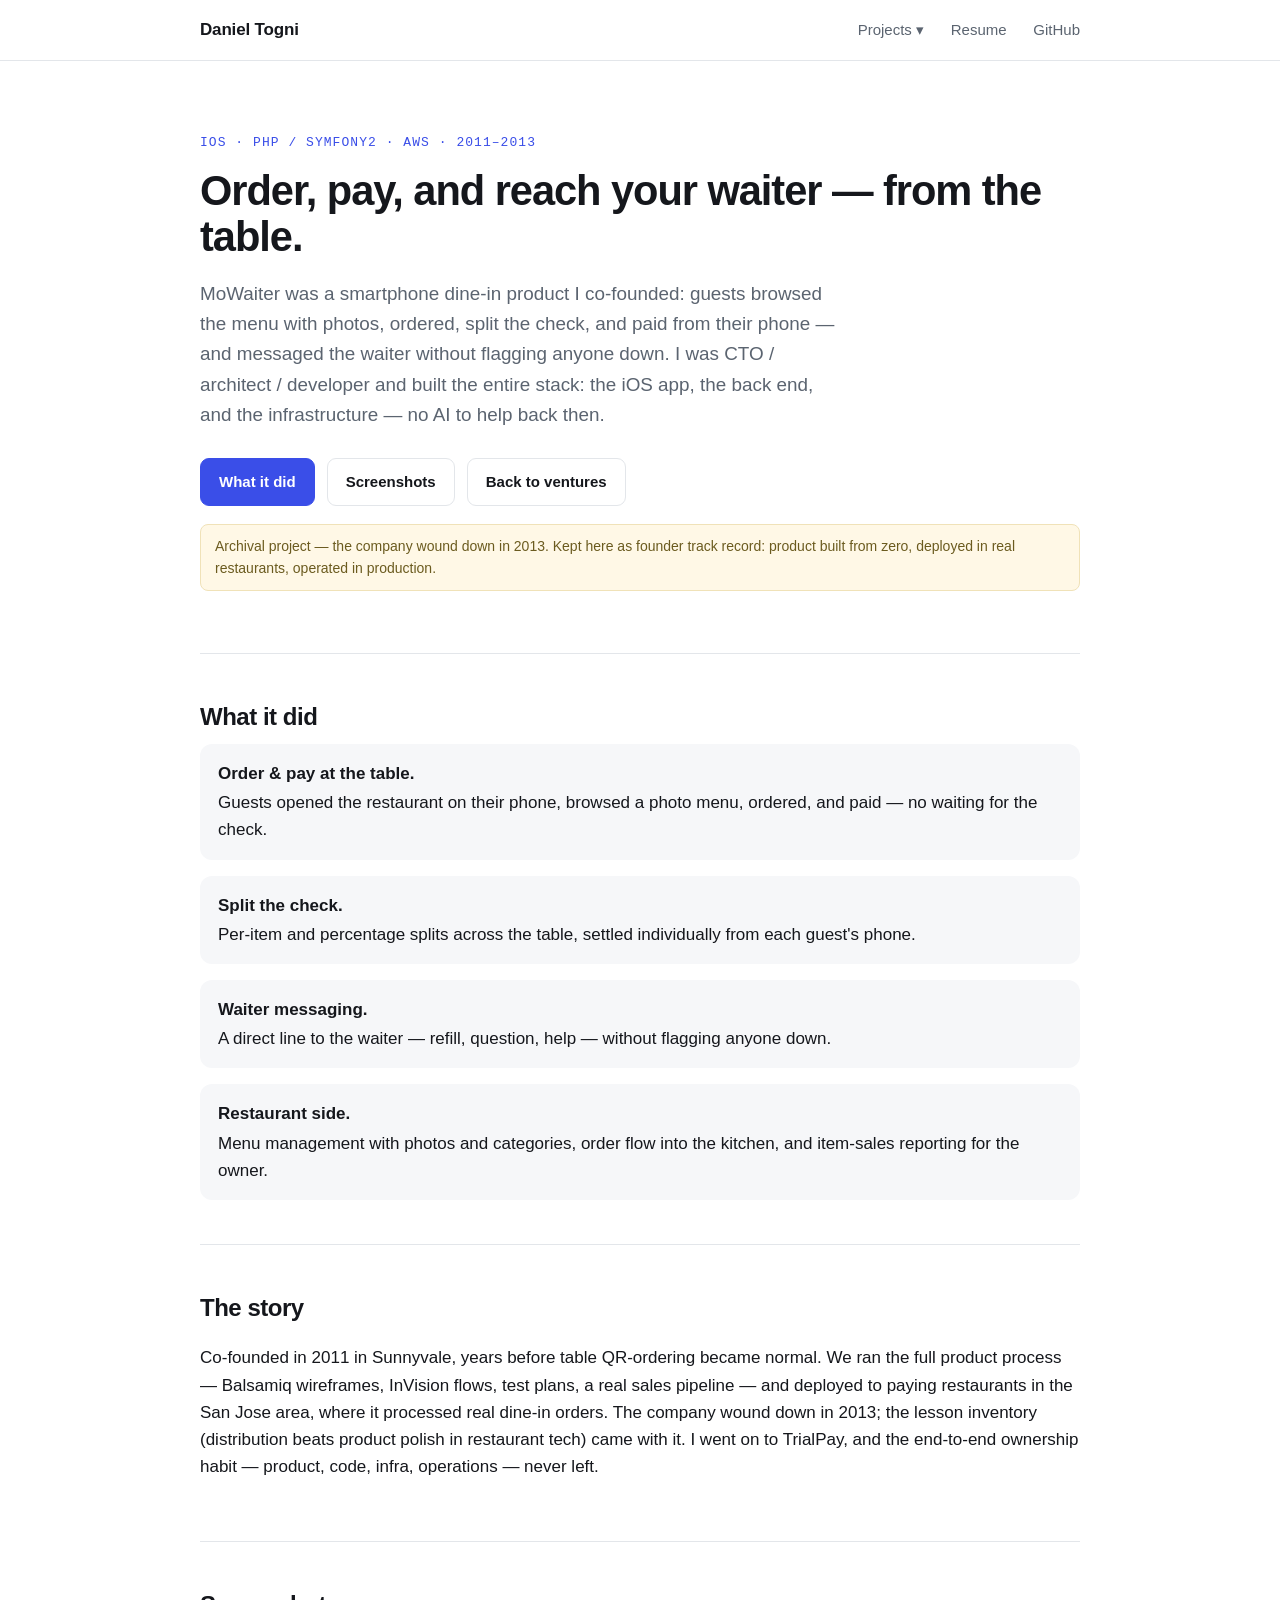
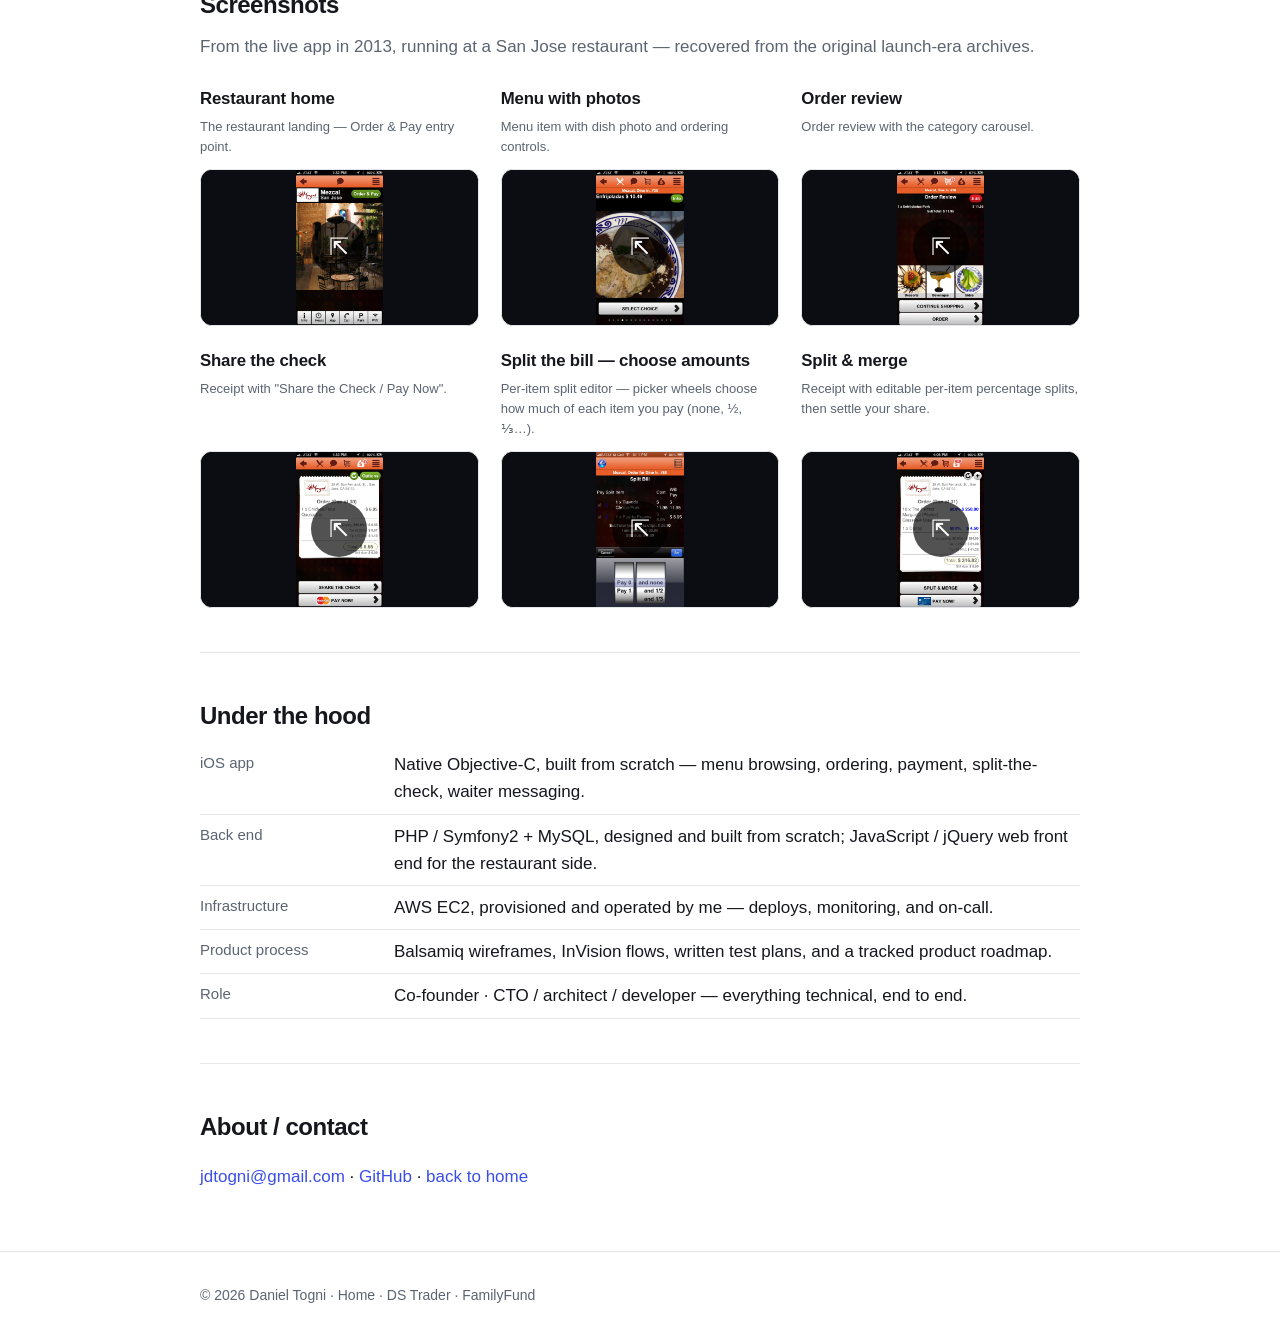
<file: mowaiter.html>
<!doctype html>
<html lang="en">
<head>
  <meta charset="utf-8">
  <meta name="viewport" content="width=device-width, initial-scale=1">
  <title>MoWaiter — smartphone dine-in ordering (2011–2013)</title>
  <meta name="description" content="Co-founded startup: smartphone dine-in ordering, payment, and waiter messaging. iOS app (Objective-C), PHP/Symfony2 + MySQL backend, AWS — built end to end, deployed in San Jose restaurants.">
  <link rel="stylesheet" href="style.css">
</head>
<body>
  <header class="site-head">
    <div class="wrap">
      <a class="brand" href="index.html">Daniel&nbsp;Togni</a>
      <nav class="nav">
        <div class="nav-drop">
          <button class="nav-drop-btn" aria-haspopup="true" aria-expanded="false">Projects &#9662;</button>
          <div class="nav-drop-menu">
            <a href="dstrader.html">DS&nbsp;Trader</a>
            <a href="familyfund.html">FamilyFund</a>
            <a href="mowaiter.html">MoWaiter</a>
            <a href="index.html#evergreen">Evergreen&nbsp;SDK</a>
          </div>
        </div>
        <a href="resume.pdf">Resume</a>
        <a href="https://github.com/jdtogni78">GitHub</a>
      </nav>
    </div>
  </header>

  <main>
    <div class="wrap">
      <section class="hero" style="border-top:0">
        <p class="kicker">iOS · PHP / Symfony2 · AWS · 2011&ndash;2013</p>
        <h1>Order, pay, and reach your waiter &mdash; from the table.</h1>
        <p class="lede">
          MoWaiter was a smartphone dine-in product I co-founded: guests browsed
          the menu with photos, ordered, split the check, and paid from their
          phone &mdash; and messaged the waiter without flagging anyone down.
          I was CTO / architect / developer and built the entire stack:
          the iOS app, the back end, and the infrastructure &mdash; no AI to
          help back then.
        </p>
        <div class="cta-row">
          <a class="btn primary" href="#what-it-did">What it did</a>
          <a class="btn" href="#shots">Screenshots</a>
          <a class="btn" href="index.html#ventures">Back to ventures</a>
        </div>
        <p class="note">
          Archival project &mdash; the company wound down in 2013. Kept here as
          founder track record: product built from zero, deployed in real
          restaurants, operated in production.
        </p>
      </section>
    </div>

    <div class="wrap">
      <section id="what-it-did">
        <h2>What it did</h2>
        <div class="blocks">
          <div class="block">
            <strong>Order &amp; pay at the table.</strong>
            Guests opened the restaurant on their phone, browsed a photo menu,
            ordered, and paid &mdash; no waiting for the check.
          </div>
          <div class="block">
            <strong>Split the check.</strong>
            Per-item and percentage splits across the table, settled
            individually from each guest's phone.
          </div>
          <div class="block">
            <strong>Waiter messaging.</strong>
            A direct line to the waiter &mdash; refill, question, help &mdash;
            without flagging anyone down.
          </div>
          <div class="block">
            <strong>Restaurant side.</strong>
            Menu management with photos and categories, order flow into the
            kitchen, and item-sales reporting for the owner.
          </div>
        </div>
      </section>

      <section>
        <h2>The story</h2>
        <p>
          Co-founded in 2011 in Sunnyvale, years before table QR-ordering became
          normal. We ran the full product process &mdash; Balsamiq wireframes,
          InVision flows, test plans, a real sales pipeline &mdash; and deployed
          to paying restaurants in the San&nbsp;Jose area, where it processed
          real dine-in orders. The company wound down in 2013; the lesson
          inventory (distribution beats product polish in restaurant tech) came
          with it. I went on to TrialPay, and the end-to-end ownership habit
          &mdash; product, code, infra, operations &mdash; never left.
        </p>
      </section>

      <section id="shots">
        <h2>Screenshots</h2>
        <p class="sub">From the live app in 2013, running at a San&nbsp;Jose
          restaurant &mdash; recovered from the original launch-era archives.</p>
        <div class="video-grid">
          <article class="video-card">
            <h3 class="video-title">Restaurant home</h3>
            <p class="video-desc">The restaurant landing &mdash; Order &amp; Pay
              entry point.</p>
            <a class="shot-thumb contain"
              href="assets/venture-shots/mowaiter-restaurant-home.png"
              aria-label="Expand Restaurant home screenshot">
              <img loading="lazy"
                src="assets/venture-shots/mowaiter-restaurant-home.png"
                alt="MoWaiter restaurant landing screen with Order & Pay button.">
              <span class="zoom-overlay" aria-hidden="true">&#8689;</span>
            </a>
          </article>
          <article class="video-card">
            <h3 class="video-title">Menu with photos</h3>
            <p class="video-desc">Menu item with dish photo and ordering
              controls.</p>
            <a class="shot-thumb contain"
              href="assets/venture-shots/mowaiter-menu-item-photo.png"
              aria-label="Expand Menu item screenshot">
              <img loading="lazy"
                src="assets/venture-shots/mowaiter-menu-item-photo.png"
                alt="MoWaiter menu item with dish photo.">
              <span class="zoom-overlay" aria-hidden="true">&#8689;</span>
            </a>
          </article>
          <article class="video-card">
            <h3 class="video-title">Order review</h3>
            <p class="video-desc">Order review with the category carousel.</p>
            <a class="shot-thumb contain"
              href="assets/venture-shots/mowaiter-order-review-categories.png"
              aria-label="Expand Order review screenshot">
              <img loading="lazy"
                src="assets/venture-shots/mowaiter-order-review-categories.png"
                alt="MoWaiter order review screen with category carousel.">
              <span class="zoom-overlay" aria-hidden="true">&#8689;</span>
            </a>
          </article>
          <article class="video-card">
            <h3 class="video-title">Share the check</h3>
            <p class="video-desc">Receipt with "Share the Check / Pay Now".</p>
            <a class="shot-thumb contain"
              href="assets/venture-shots/mowaiter-order-share-pay.png"
              aria-label="Expand Share the check screenshot">
              <img loading="lazy"
                src="assets/venture-shots/mowaiter-order-share-pay.png"
                alt="MoWaiter receipt screen with Share the Check and Pay Now actions.">
              <span class="zoom-overlay" aria-hidden="true">&#8689;</span>
            </a>
          </article>
          <article class="video-card">
            <h3 class="video-title">Split the bill &mdash; choose amounts</h3>
            <p class="video-desc">Per-item split editor &mdash; picker wheels
              choose how much of each item you pay (none, &frac12;, &frac13;&hellip;).</p>
            <a class="shot-thumb contain"
              href="assets/venture-shots/mowaiter-split-items-fraction-picker.png"
              aria-label="Expand Split bill choose-amounts screenshot">
              <img loading="lazy"
                src="assets/venture-shots/mowaiter-split-items-fraction-picker.png"
                alt="MoWaiter Split Bill editor: per-item Pay and Split columns with dual picker wheels for choosing fractions.">
              <span class="zoom-overlay" aria-hidden="true">&#8689;</span>
            </a>
          </article>
          <article class="video-card">
            <h3 class="video-title">Split &amp; merge</h3>
            <p class="video-desc">Receipt with editable per-item percentage
              splits, then settle your share.</p>
            <a class="shot-thumb contain"
              href="assets/venture-shots/mowaiter-split-merge-percent-receipt.png"
              aria-label="Expand Split and merge screenshot">
              <img loading="lazy"
                src="assets/venture-shots/mowaiter-split-merge-percent-receipt.png"
                alt="MoWaiter receipt with editable 50% per-item splits, Split & Merge and Pay Now actions.">
              <span class="zoom-overlay" aria-hidden="true">&#8689;</span>
            </a>
          </article>
        </div>
      </section>

      <section id="under-the-hood">
        <h2>Under the hood</h2>
        <dl class="spec">
          <div><dt>iOS app</dt><dd>Native Objective-C, built from scratch
            &mdash; menu browsing, ordering, payment, split-the-check, waiter
            messaging.</dd></div>
          <div><dt>Back end</dt><dd>PHP / Symfony2 + MySQL, designed and built
            from scratch; JavaScript / jQuery web front end for the restaurant
            side.</dd></div>
          <div><dt>Infrastructure</dt><dd>AWS EC2, provisioned and operated by
            me &mdash; deploys, monitoring, and on-call.</dd></div>
          <div><dt>Product process</dt><dd>Balsamiq wireframes, InVision flows,
            written test plans, and a tracked product roadmap.</dd></div>
          <div><dt>Role</dt><dd>Co-founder · CTO / architect / developer
            &mdash; everything technical, end to end.</dd></div>
        </dl>
      </section>

      <section id="contact">
        <h2>About / contact</h2>
        <p>
          <a href="mailto:jdtogni@gmail.com">jdtogni@gmail.com</a> ·
          <a href="https://github.com/jdtogni78">GitHub</a> ·
          <a href="index.html">back to home</a>
        </p>
      </section>
    </div>
  </main>

  <footer class="site-foot">
    <div class="wrap">
      © <span id="yr">2026</span> Daniel Togni ·
      <a href="index.html">Home</a> ·
      <a href="dstrader.html">DS Trader</a> ·
      <a href="familyfund.html">FamilyFund</a>
    </div>
  </footer>
  <script>document.getElementById('yr').textContent = new Date().getFullYear();</script>
  <script src="assets/lightbox.js"></script>
</body>
</html>
</file>
<file: style.css>
:root {
  --bg: #ffffff;
  --bg-alt: #f6f7f9;
  --ink: #15171c;
  --muted: #5b6470;
  --line: #e3e6ea;
  --accent: #3a4ee8;
  --accent-ink: #ffffff;
  --radius: 12px;
  --maxw: 920px;
  --font: -apple-system, BlinkMacSystemFont, "Segoe UI", Roboto, Helvetica, Arial,
    sans-serif;
  --mono: ui-monospace, SFMono-Regular, Menlo, Consolas, monospace;
}

* { box-sizing: border-box; }

html { scroll-behavior: smooth; }

body {
  margin: 0;
  font-family: var(--font);
  color: var(--ink);
  background: var(--bg);
  line-height: 1.6;
  font-size: 17px;
  -webkit-font-smoothing: antialiased;
}

.wrap { max-width: var(--maxw); margin: 0 auto; padding: 0 20px; }

a { color: var(--accent); text-decoration: none; }
a:hover { text-decoration: underline; }

/* ---- header ---- */
.site-head {
  position: sticky;
  top: 0;
  z-index: 10;
  background: rgba(255, 255, 255, 0.9);
  backdrop-filter: saturate(180%) blur(8px);
  border-bottom: 1px solid var(--line);
}
.site-head .wrap {
  display: flex;
  align-items: center;
  justify-content: space-between;
  height: 60px;
}
.brand { font-weight: 700; color: var(--ink); letter-spacing: -0.01em; }
.brand:hover { text-decoration: none; }
.nav a { color: var(--muted); margin-left: 22px; font-size: 15px; }
.nav a:hover { color: var(--ink); text-decoration: none; }
@media (max-width: 560px) {
  .nav a { margin-left: 14px; font-size: 14px; }
  .brand { font-size: 15px; }
}

/* ---- nav dropdown ---- */
.nav-drop { position: relative; display: inline-block; margin-left: 22px; }
.nav-drop-btn {
  background: none;
  border: 0;
  padding: 0;
  color: var(--muted);
  font-size: 15px;
  font-family: var(--font);
  line-height: inherit;
  cursor: pointer;
}
.nav-drop-btn:hover { color: var(--ink); }
.nav-drop-menu {
  display: none;
  position: absolute;
  left: 0;
  top: 100%;
  background: var(--bg);
  border: 1px solid var(--line);
  border-radius: 10px;
  padding: 8px 0;
  min-width: 180px;
  box-shadow: 0 8px 24px rgba(0, 0, 0, 0.08);
  z-index: 30;
}
.nav-drop:hover .nav-drop-menu,
.nav-drop.open .nav-drop-menu,
.nav-drop:focus-within .nav-drop-menu { display: block; }
.nav .nav-drop-menu a { display: block; margin-left: 0; padding: 7px 16px; font-size: 14px; }
.nav .nav-drop-menu a:hover { background: var(--bg-alt); color: var(--ink); }
@media (max-width: 560px) { .nav-drop { margin-left: 14px; } .nav-drop-btn { font-size: 14px; } }

/* ---- identity card (dashboard home) ---- */
.identity { padding: 56px 0 28px; }
.identity h1 {
  font-size: 2.4rem;
  letter-spacing: -0.025em;
  margin: 0 0 6px;
  line-height: 1.1;
}
.identity .role-line {
  font-size: 1.12rem;
  color: var(--ink);
  font-weight: 500;
  margin: 0 0 22px;
  max-width: 42rem;
}
.identity .lede {
  color: var(--muted);
  margin: 0 0 18px;
  max-width: 42rem;
  font-size: 1.02rem;
}
.identity .meta-line { font-size: 14px; color: var(--muted); margin: 0; }
.identity .meta-line a { color: var(--muted); }
.identity .meta-line a:hover { color: var(--ink); }

/* ---- KPI strip ---- */
.kpis {
  display: grid;
  grid-template-columns: repeat(auto-fit, minmax(180px, 1fr));
  gap: 12px;
  padding: 0 0 24px;
  border-top: 0;
  max-width: 560px;
}
.kpi {
  background: var(--bg-alt);
  border: 1px solid var(--line);
  border-radius: var(--radius);
  padding: 14px 16px;
}
.kpi strong {
  display: block;
  font-size: 1.35rem;
  color: var(--ink);
  letter-spacing: -0.015em;
  line-height: 1.15;
}
.kpi span {
  display: block;
  font-size: 12.5px;
  color: var(--muted);
  margin-top: 3px;
}
@media (max-width: 680px) { .kpis { grid-template-columns: repeat(2, 1fr); } }

/* ---- hero ---- */
.hero { padding: 72px 0 44px; }
.hero h1 {
  font-size: 2.6rem;
  line-height: 1.12;
  letter-spacing: -0.025em;
  margin: 0 0 18px;
}
.hero .lede { font-size: 1.18rem; color: var(--muted); max-width: 40rem; margin: 0; }
.kicker {
  font-family: var(--mono);
  font-size: 13px;
  color: var(--accent);
  text-transform: uppercase;
  letter-spacing: 0.08em;
  margin: 0 0 14px;
}
@media (max-width: 560px) { .hero h1 { font-size: 2rem; } }

/* ---- buttons ---- */
.cta-row { display: flex; flex-wrap: wrap; gap: 12px; margin-top: 28px; }
.btn {
  display: inline-block;
  padding: 11px 18px;
  border-radius: 9px;
  font-size: 15px;
  font-weight: 600;
  border: 1px solid var(--line);
  color: var(--ink);
  background: var(--bg);
}
.btn:hover { text-decoration: none; border-color: var(--ink); }
.btn.primary { background: var(--accent); color: var(--accent-ink); border-color: var(--accent); }
.btn.primary:hover { filter: brightness(1.07); }

/* ---- sections ---- */
section { padding: 44px 0; border-top: 1px solid var(--line); }
section h2 {
  font-size: 1.5rem;
  letter-spacing: -0.02em;
  margin: 0 0 8px;
}
section .sub { color: var(--muted); margin: 0 0 26px; }
.muted { color: var(--muted); }

/* ---- pull quote ---- */
.quote {
  border-left: 3px solid var(--accent);
  padding: 4px 0 4px 20px;
  margin: 24px 0;
  font-size: 1.12rem;
  color: var(--ink);
}

/* ---- cards ---- */
.cards { display: grid; grid-template-columns: 1fr 1fr; gap: 18px; }
@media (max-width: 680px) { .cards { grid-template-columns: 1fr; } }
.card {
  border: 1px solid var(--line);
  border-radius: var(--radius);
  padding: 22px;
  background: var(--bg);
  transition: border-color 0.15s, transform 0.15s;
}
.card:hover { border-color: var(--ink); transform: translateY(-2px); }
.card h3 { margin: 0 0 6px; font-size: 1.15rem; }

/* ---- clickable cards + snapshot thumbs ---- */
.card { position: relative; }
.card-thumb {
  margin-top: 16px;
  border: 1px solid var(--line);
  border-radius: 8px;
  overflow: hidden;
  aspect-ratio: 16 / 9;
  background: #fff;
}
.card-thumb img {
  width: 100%;
  height: 100%;
  object-fit: cover;
  object-position: top;
  display: block;
}
/* stretched link: makes the whole card the click target of .links a.stretch.
   The link itself must NOT be positioned so its ::after anchors to .card. */
.card .links a { position: relative; z-index: 1; }
.card .links a.stretch { position: static; }
.card .links a.stretch::after {
  content: "";
  position: absolute;
  inset: 0;
  border-radius: var(--radius);
}
.card .tags { margin: 12px 0 16px; }
.tag {
  display: inline-block;
  font-family: var(--mono);
  font-size: 12px;
  color: var(--muted);
  background: var(--bg-alt);
  border: 1px solid var(--line);
  border-radius: 6px;
  padding: 2px 8px;
  margin: 0 6px 6px 0;
}
.card .links a { font-size: 14px; margin-right: 16px; }

/* ---- value blocks / lists ---- */
.blocks { display: grid; gap: 16px; }
.block { padding: 16px 18px; background: var(--bg-alt); border-radius: var(--radius); }
.block strong { display: block; margin-bottom: 2px; }
dl.spec { margin: 0; }
dl.spec div { display: flex; gap: 14px; padding: 8px 0; border-bottom: 1px solid var(--line); }
dl.spec dt { flex: 0 0 180px; color: var(--muted); font-size: 15px; }
dl.spec dd { margin: 0; }
@media (max-width: 560px) { dl.spec div { flex-direction: column; gap: 2px; } dl.spec dt { flex-basis: auto; } }

/* ---- diagram ---- */
.diagram { width: 100%; height: auto; margin: 8px 0 4px; }
.diagram-caption { font-size: 14px; color: var(--muted); margin-top: 6px; }

/* ---- screenshots gallery ---- */
.shots { display: grid; gap: 32px; margin-top: 18px; }
.shot { margin: 0; }
.shot a { display: block; position: relative; }
.shot img,
.shot video {
  width: 100%;
  height: auto;
  display: block;
  border: 1px solid var(--line);
  border-radius: var(--radius);
  background: #fff;
}
/* Anchor-wrapped images become Apple-style thumbnails that crop from the top
   and expand on click. Videos and bare images are unaffected. */
.shot a img {
  max-height: 480px;
  object-fit: cover;
  object-position: top;
  cursor: zoom-in;
  transition: filter 0.15s, border-color 0.15s;
}
.shot a:hover img { border-color: var(--ink); filter: brightness(0.97); }
.shot a::after {
  content: "⤢ Click to expand";
  position: absolute;
  right: 10px;
  bottom: 10px;
  font-size: 12px;
  font-family: var(--mono);
  color: #fff;
  background: rgba(21, 23, 28, 0.72);
  padding: 4px 9px;
  border-radius: 6px;
  opacity: 0;
  transition: opacity 0.15s;
  pointer-events: none;
}
.shot a:hover::after { opacity: 1; }
.shot figcaption { margin-top: 10px; font-size: 14px; color: var(--muted); }
.shot figcaption strong { color: var(--ink); font-weight: 600; }

/* ---- video walkthroughs grid ---- */
.video-grid {
  display: grid;
  grid-template-columns: repeat(3, 1fr);
  gap: 22px;
  margin-top: 18px;
}
@media (max-width: 900px) { .video-grid { grid-template-columns: repeat(2, 1fr); } }
@media (max-width: 560px) { .video-grid { grid-template-columns: 1fr; } }
.video-card {
  margin: 0;
  display: flex;
  flex-direction: column;
}
.video-title {
  font-size: 1.05rem;
  margin: 0 0 4px;
  color: var(--ink);
  font-weight: 600;
  letter-spacing: -0.01em;
}
.video-desc {
  font-size: 13px;
  color: var(--muted);
  margin: 0 0 12px;
  line-height: 1.55;
  flex: 1;
}
.video-play {
  width: 100%;
  padding: 0;
  margin: 0;
  border: 1px solid var(--line);
  border-radius: var(--radius);
  overflow: hidden;
  background: #000;
  cursor: pointer;
  position: relative;
  aspect-ratio: 16 / 9;
  display: block;
  transition: border-color 0.15s, transform 0.15s;
}
.video-play:hover { border-color: var(--ink); }
.video-play:hover .play-overlay { transform: translate(-50%, -50%) scale(1.08); background: rgba(0, 0, 0, 0.85); }
.video-play img {
  width: 100%;
  height: 100%;
  object-fit: cover;
  display: block;
  pointer-events: none;
}
/* Image thumbnail variant — same card layout as videos, but click opens
   the full image in the lightbox instead of a video. */
.shot-thumb {
  width: 100%;
  padding: 0;
  margin: 0;
  border: 1px solid var(--line);
  border-radius: var(--radius);
  overflow: hidden;
  background: #000;
  cursor: zoom-in;
  position: relative;
  aspect-ratio: 16 / 9;
  display: block;
  transition: border-color 0.15s, transform 0.15s;
}
.shot-thumb:hover { border-color: var(--ink); }
.shot-thumb:hover .zoom-overlay { transform: translate(-50%, -50%) scale(1.08); background: rgba(0, 0, 0, 0.85); }
/* contain variant: show the whole image letterboxed (portrait phone shots) */
.shot-thumb.contain img { object-fit: contain; background: #0b0d12; }
.card .shot-thumb { margin-top: 16px; position: relative; z-index: 1; }
.shot-thumb img {
  position: absolute;
  inset: 0;
  width: 100%;
  height: 100%;
  object-fit: cover;
  object-position: top;
  display: block;
  pointer-events: none;
}
.zoom-overlay {
  position: absolute;
  top: 50%;
  left: 50%;
  transform: translate(-50%, -50%);
  width: 56px;
  height: 56px;
  border-radius: 50%;
  background: rgba(0, 0, 0, 0.68);
  color: #fff;
  font-size: 24px;
  line-height: 56px;
  text-align: center;
  pointer-events: none;
  transition: transform 0.18s, background 0.18s;
}

.play-overlay {
  position: absolute;
  top: 50%;
  left: 50%;
  transform: translate(-50%, -50%);
  width: 56px;
  height: 56px;
  border-radius: 50%;
  background: rgba(0, 0, 0, 0.68);
  color: #fff;
  font-size: 22px;
  line-height: 56px;
  text-align: center;
  padding-left: 4px;
  pointer-events: none;
  transition: transform 0.18s, background 0.18s;
}

/* ---- lightbox ---- */
.lightbox {
  position: fixed;
  inset: 0;
  background: rgba(10, 12, 16, 0.92);
  display: flex;
  align-items: flex-start;
  justify-content: center;
  z-index: 100;
  cursor: zoom-out;
  padding: 24px;
  overflow: auto;
}
.lightbox img {
  width: 100%;
  height: auto;
  display: block;
  border-radius: 8px;
  box-shadow: 0 10px 40px rgba(0, 0, 0, 0.5);
  cursor: zoom-out;
  background: #000;
}
.lightbox video {
  max-width: 100%;
  max-height: calc(100vh - 64px);
  height: auto;
  display: block;
  border-radius: 8px;
  box-shadow: 0 10px 40px rgba(0, 0, 0, 0.5);
  cursor: default;
  background: #000;
}
.lightbox-close {
  position: fixed;
  top: 14px;
  right: 18px;
  color: #fff;
  background: transparent;
  border: 0;
  font-size: 28px;
  line-height: 1;
  cursor: pointer;
  padding: 6px 10px;
}
.lightbox-close:hover { color: var(--accent); }
body.lightbox-open { overflow: hidden; }

/* ---- footer ---- */
.site-foot {
  border-top: 1px solid var(--line);
  padding: 32px 0;
  color: var(--muted);
  font-size: 14px;
}
.site-foot a { color: var(--muted); }
.site-foot a:hover { color: var(--ink); }

.note {
  background: #fff8e6;
  border: 1px solid #f0e2b8;
  border-radius: 8px;
  padding: 10px 14px;
  font-size: 14px;
  color: #6b5b1f;
  margin: 18px 0;
}
</file>
